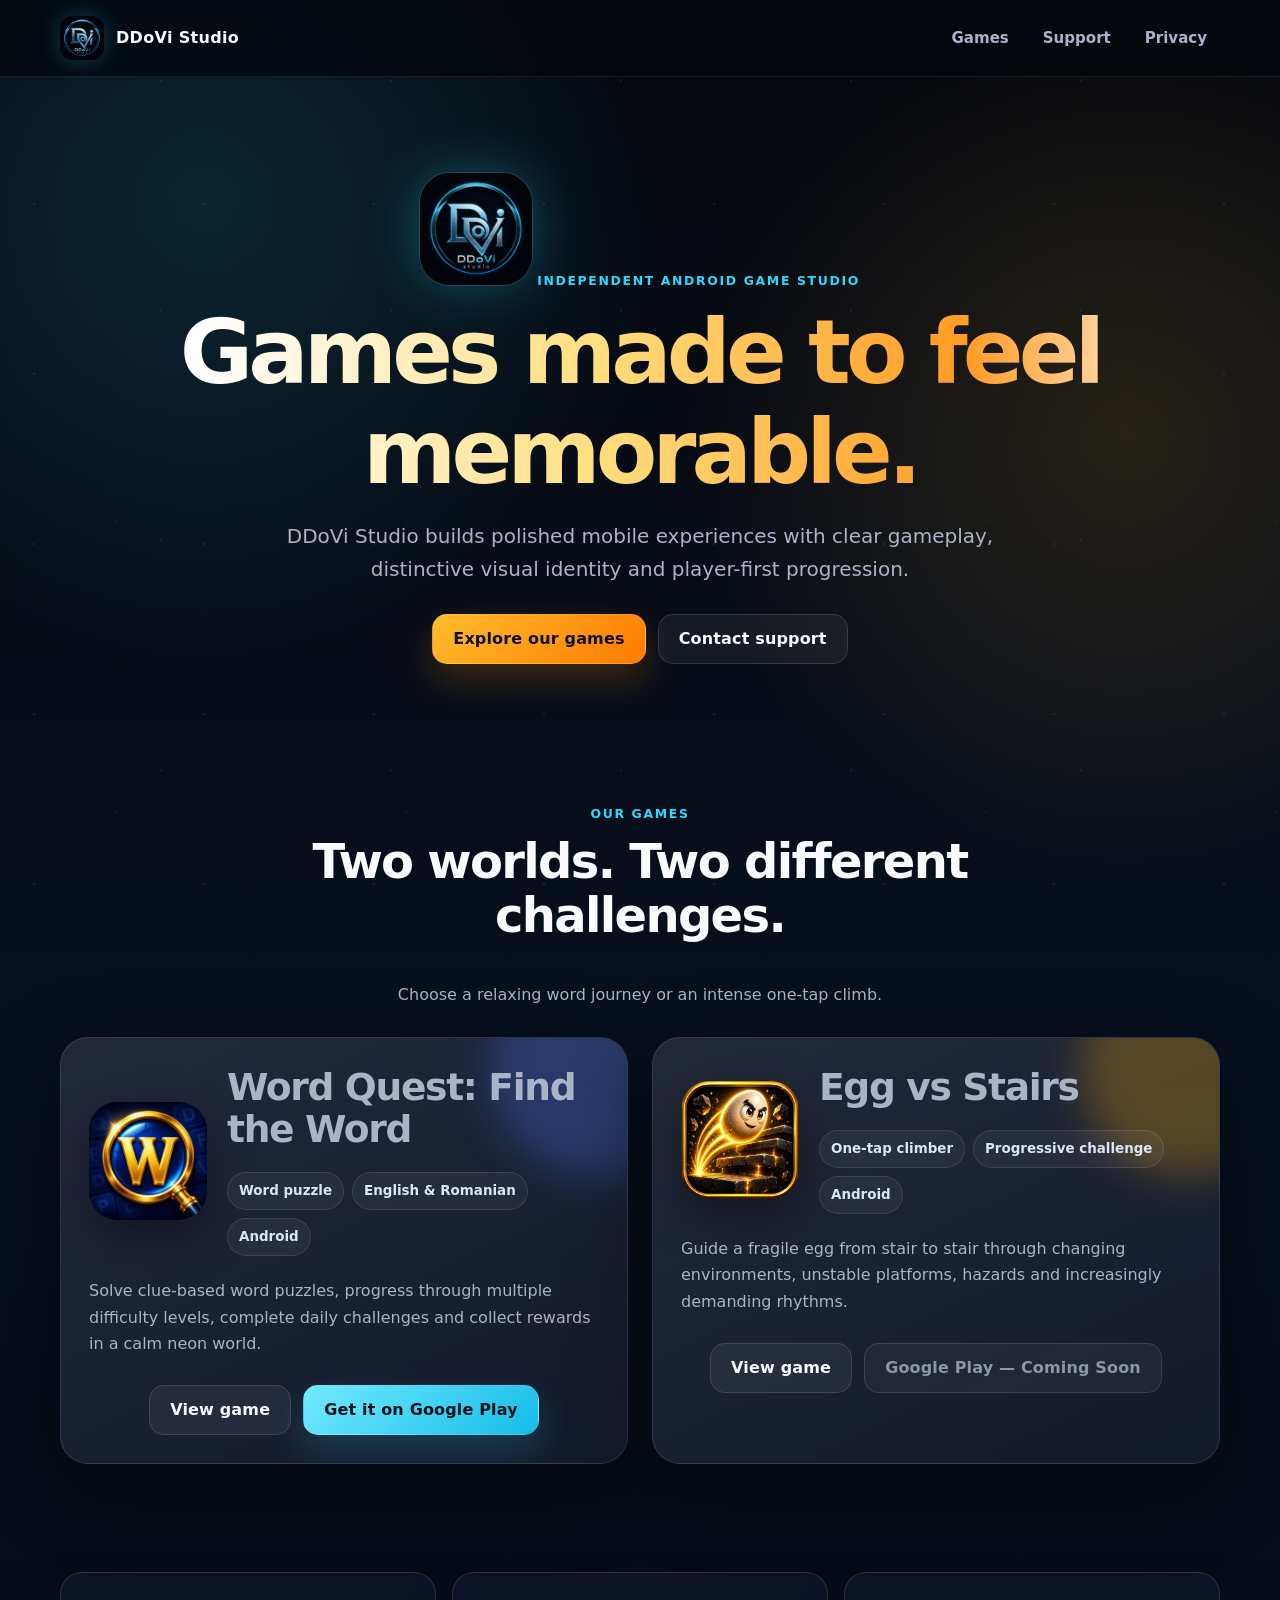
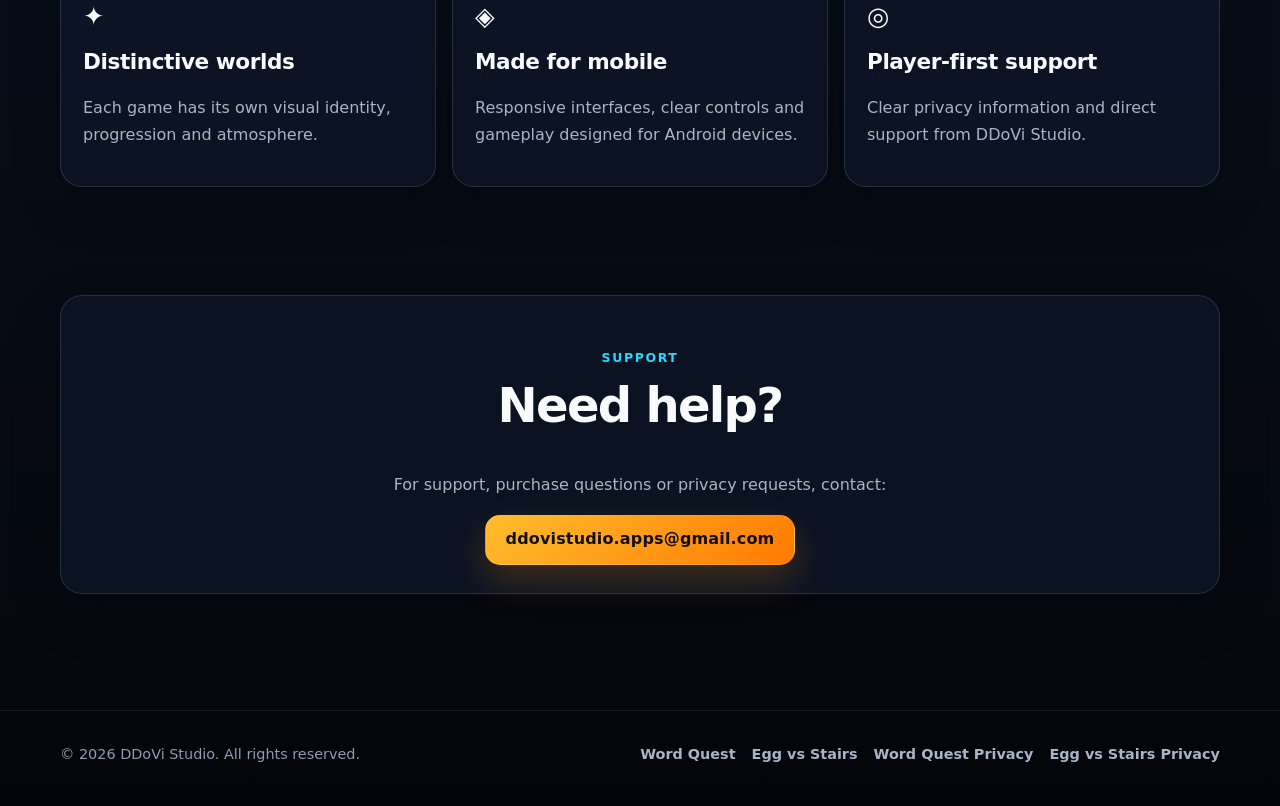
<file: index.html>
<!DOCTYPE html>
<html lang="en">
<head>
  <meta charset="UTF-8">
  <meta name="viewport" content="width=device-width, initial-scale=1.0">
  <meta name="theme-color" content="#05070d">
  <meta name="description" content="DDoVi Studio creates polished Android games, including Word Quest: Find the Word and Egg vs Stairs.">
  <title>DDoVi Studio | Mobile Games</title>
  <link rel="icon" type="image/png" href="favicon.png">
  <link rel="stylesheet" href="styles.css">
</head>
<body>
  <header class="site-header">
  <nav class="nav" aria-label="Main navigation">
    <a class="brand" href="index.html">
      <img src="logo.png" alt="DDoVi Studio logo">
      <span>DDoVi Studio</span>
    </a>
    <div class="nav-links">
      <a href="index.html#games">Games</a>
      <a href="index.html#support">Support</a>
      <a class="keep-mobile" href="egg-vs-stairs-privacy.html">Privacy</a>
    </div>
  </nav>
</header>

  <main>
    <section class="hero">
      <div class="container">
        <img class="hero-logo" src="logo.png" alt="DDoVi Studio logo">
        <div class="eyebrow">Independent Android game studio</div>
        <h1 class="gradient-text">Games made to feel memorable.</h1>
        <p class="hero-copy">
          DDoVi Studio builds polished mobile experiences with clear gameplay,
          distinctive visual identity and player-first progression.
        </p>
        <div class="hero-actions">
          <a class="btn btn-primary" href="#games">Explore our games</a>
          <a class="btn btn-secondary" href="mailto:ddovistudio.apps@gmail.com">Contact support</a>
        </div>
      </div>
    </section>

    <section id="games" class="section">
      <div class="container">
        <div class="section-heading">
          <div class="eyebrow">Our games</div>
          <h2>Two worlds. Two different challenges.</h2>
          <p>Choose a relaxing word journey or an intense one-tap climb.</p>
        </div>

        <div class="game-grid">
          <article class="game-card word">
            <div class="game-top">
              <img class="game-icon" src="wordquest-icon.png" alt="Word Quest: Find the Word icon">
              <div class="game-meta">
                <h2>Word Quest: Find the Word</h2>
                <div class="pill-row">
                  <span class="pill">Word puzzle</span>
                  <span class="pill">English & Romanian</span>
                  <span class="pill">Android</span>
                </div>
              </div>
            </div>
            <p class="card-copy">
              Solve clue-based word puzzles, progress through multiple difficulty levels,
              complete daily challenges and collect rewards in a calm neon world.
            </p>
            <div class="card-actions">
              <a class="btn btn-secondary" href="word-quest.html">View game</a>
              <a class="btn btn-cyan"
                 href="https://play.google.com/store/apps/details?id=com.ddovi.wordquest"
                 target="_blank" rel="noopener noreferrer">Get it on Google Play</a>
            </div>
          </article>

          <article class="game-card egg">
            <div class="game-top">
              <img class="game-icon" src="egg-vs-stairs-icon.png" alt="Egg vs Stairs icon">
              <div class="game-meta">
                <h2>Egg vs Stairs</h2>
                <div class="pill-row">
                  <span class="pill">One-tap climber</span>
                  <span class="pill">Progressive challenge</span>
                  <span class="pill">Android</span>
                </div>
              </div>
            </div>
            <p class="card-copy">
              Guide a fragile egg from stair to stair through changing environments,
              unstable platforms, hazards and increasingly demanding rhythms.
            </p>
            <div class="card-actions">
              <a class="btn btn-secondary" href="egg-vs-stairs.html">View game</a>
              <span class="btn btn-disabled" aria-label="Google Play release coming soon">Google Play — Coming Soon</span>
            </div>
          </article>
        </div>
      </div>
    </section>

    <section class="section">
      <div class="container">
        <div class="feature-grid">
          <article class="feature-card">
            <div class="feature-icon">✦</div>
            <h3>Distinctive worlds</h3>
            <p>Each game has its own visual identity, progression and atmosphere.</p>
          </article>
          <article class="feature-card">
            <div class="feature-icon">◈</div>
            <h3>Made for mobile</h3>
            <p>Responsive interfaces, clear controls and gameplay designed for Android devices.</p>
          </article>
          <article class="feature-card">
            <div class="feature-icon">◎</div>
            <h3>Player-first support</h3>
            <p>Clear privacy information and direct support from DDoVi Studio.</p>
          </article>
        </div>
      </div>
    </section>

    <section id="support" class="section">
      <div class="container">
        <div class="support-card">
          <div class="eyebrow">Support</div>
          <h2>Need help?</h2>
          <p>For support, purchase questions or privacy requests, contact:</p>
          <a class="btn btn-primary" href="mailto:ddovistudio.apps@gmail.com">
            ddovistudio.apps@gmail.com
          </a>
        </div>
      </div>
    </section>
  </main>

  <footer class="site-footer">
  <div class="footer-inner">
    <div class="footer-copy">© 2026 DDoVi Studio. All rights reserved.</div>
    <div class="footer-links">
      <a href="word-quest.html">Word Quest</a>
      <a href="egg-vs-stairs.html">Egg vs Stairs</a>
      <a href="privacy.html">Word Quest Privacy</a>
      <a href="egg-vs-stairs-privacy.html">Egg vs Stairs Privacy</a>
    </div>
  </div>
</footer>
</body>
</html>
</file>
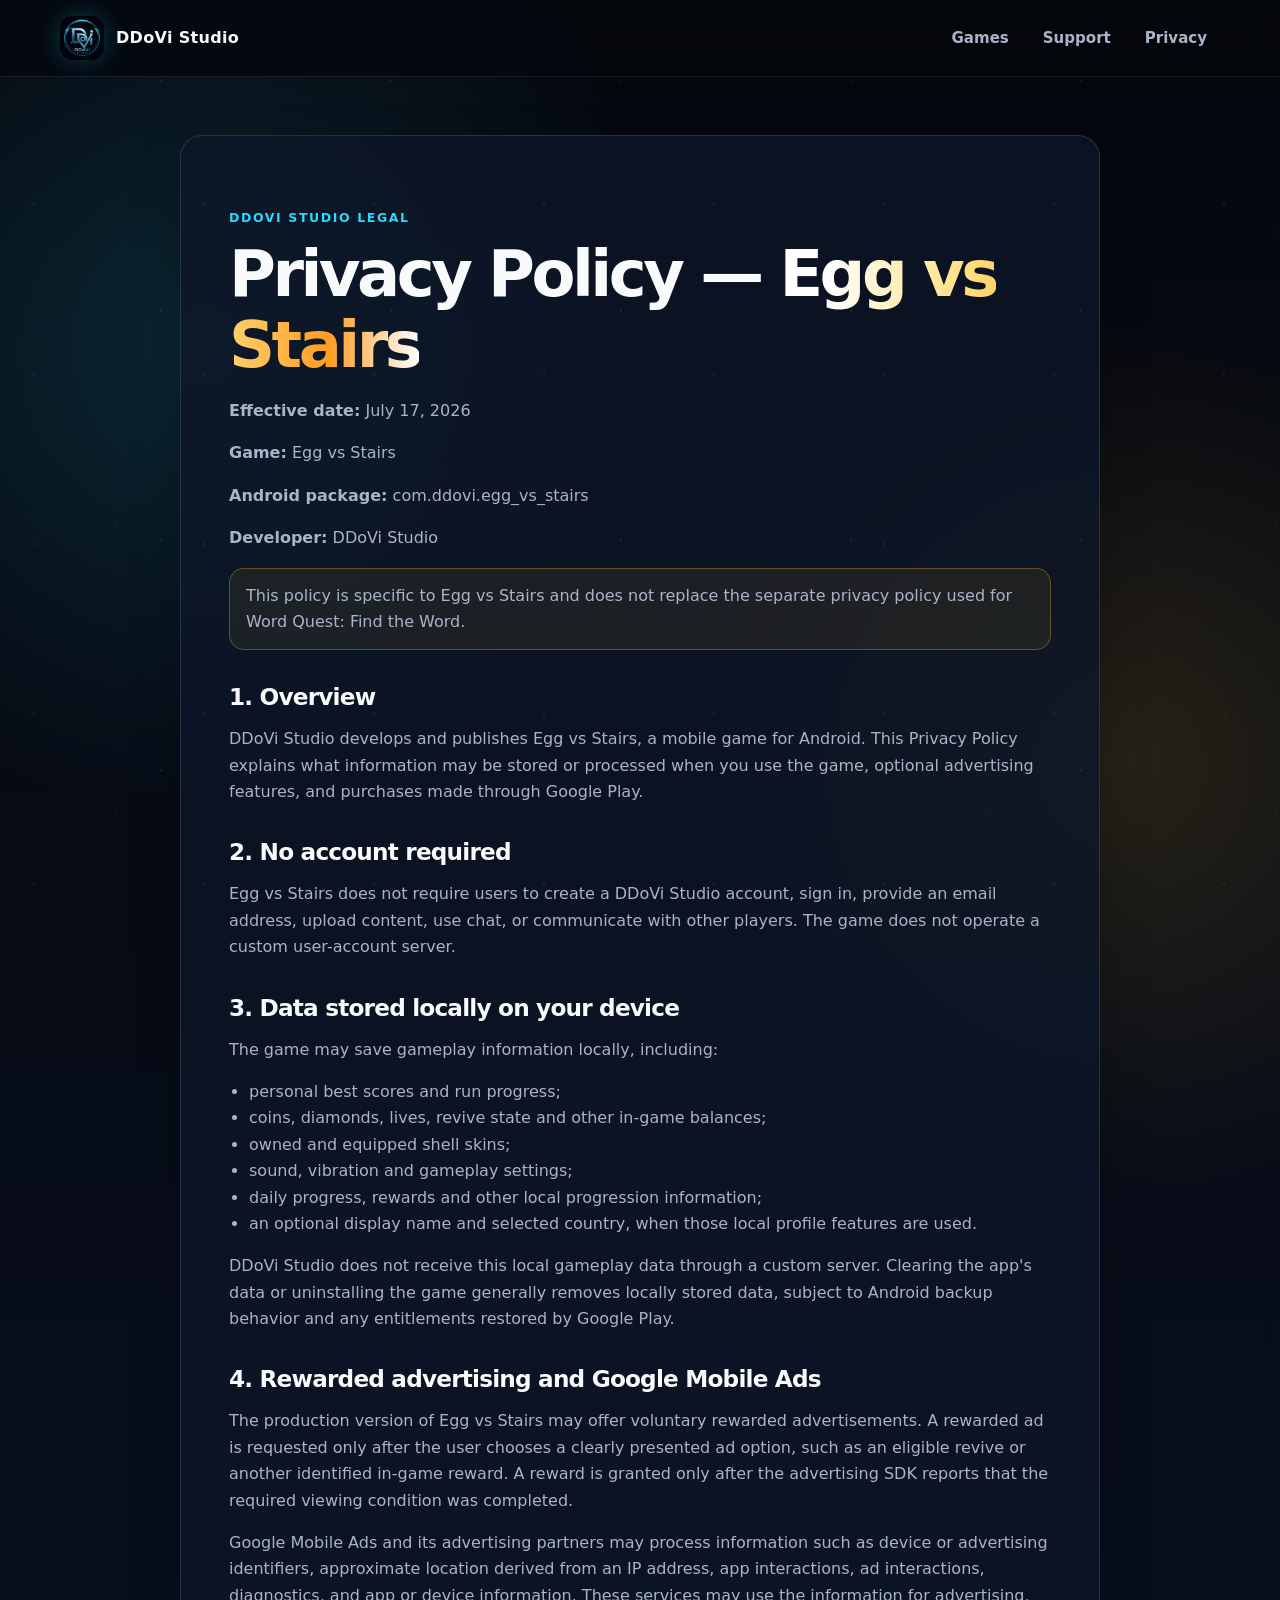
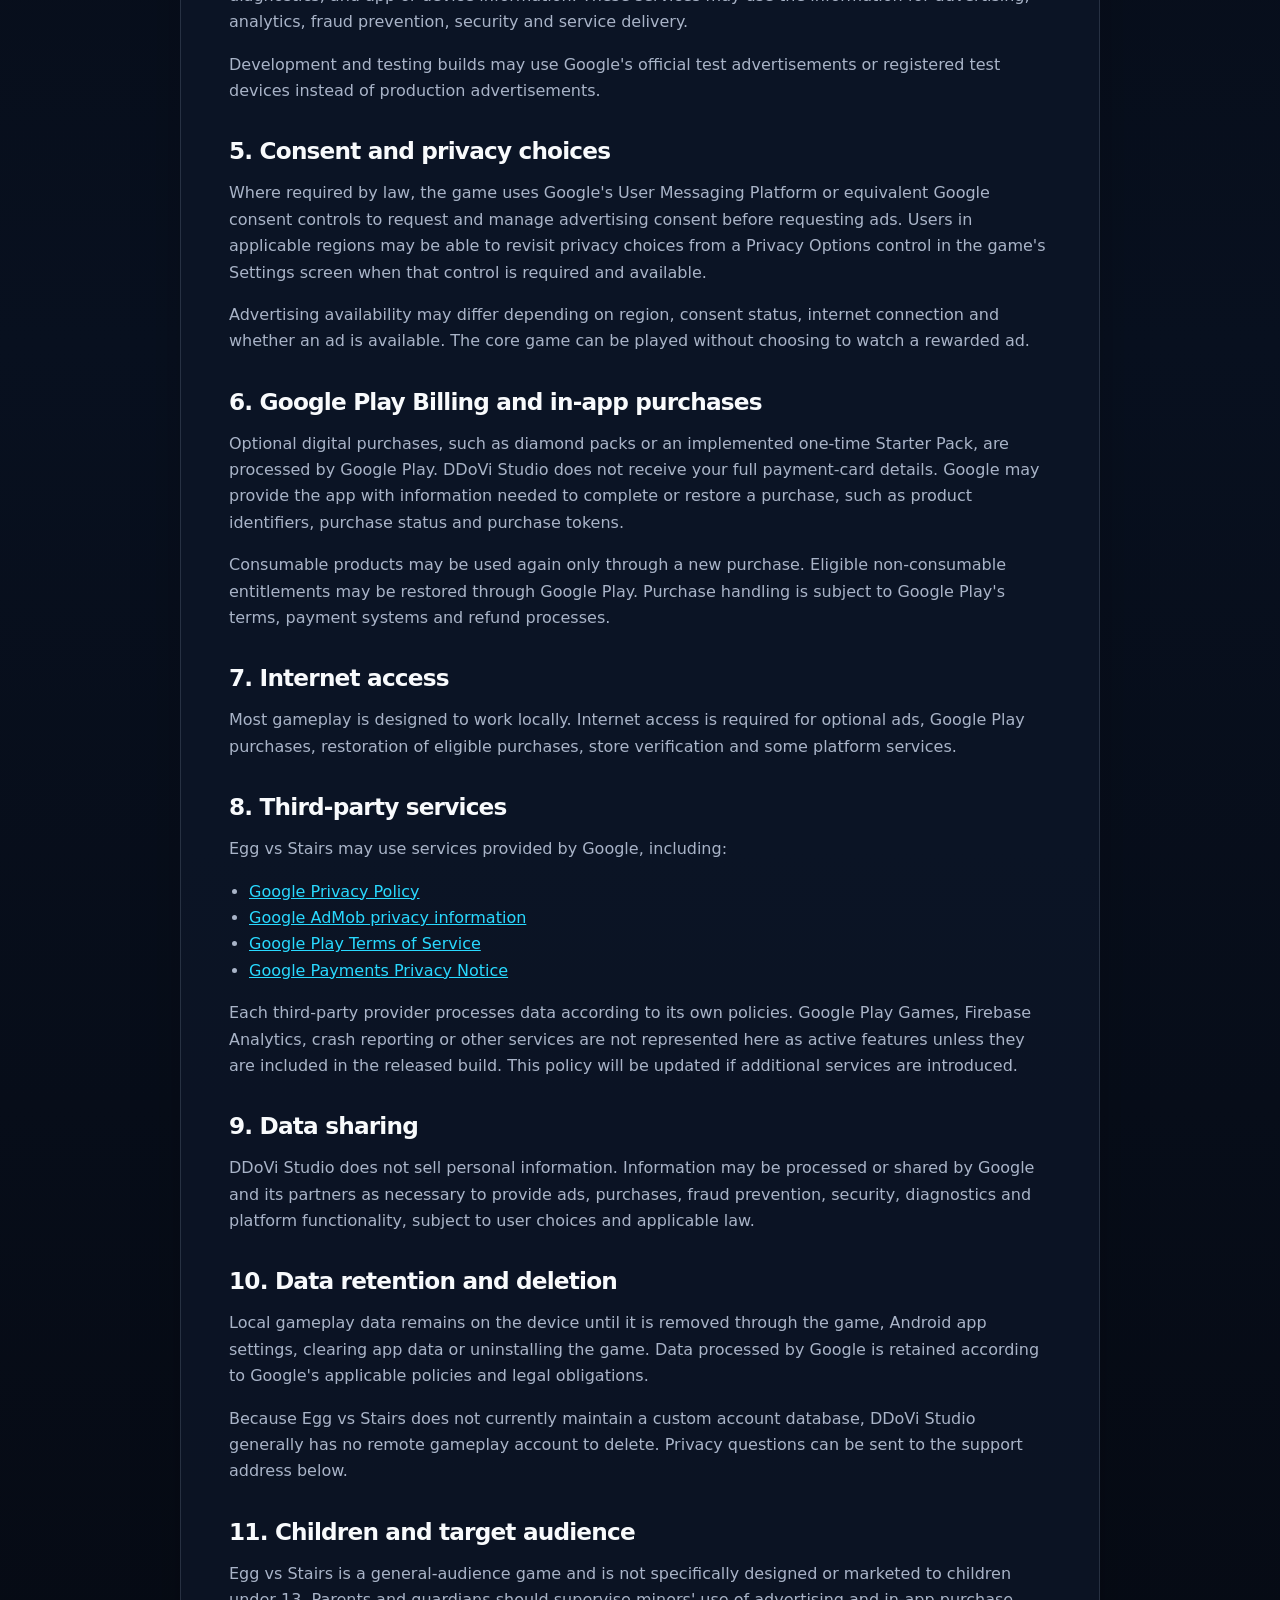
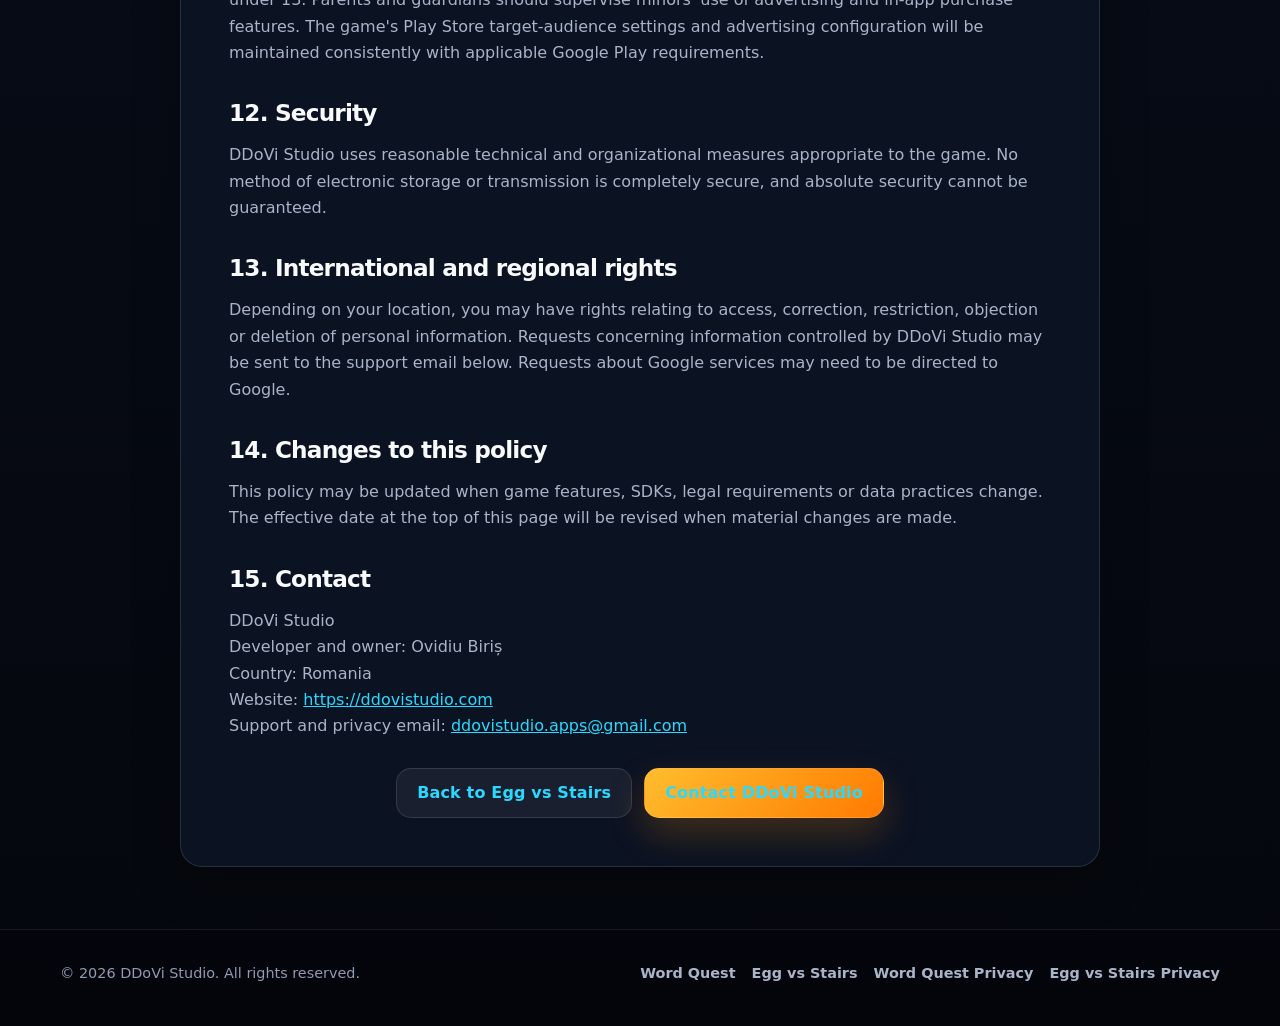
<file: egg-vs-stairs-privacy.html>
<!DOCTYPE html>
<html lang="en">
<head>
  <meta charset="UTF-8">
  <meta name="viewport" content="width=device-width, initial-scale=1.0">
  <meta name="theme-color" content="#05070d">
  <meta name="robots" content="index,follow">
  <meta name="description" content="Privacy Policy for Egg vs Stairs, an Android game developed by DDoVi Studio.">
  <title>Egg vs Stairs Privacy Policy | DDoVi Studio</title>
  <link rel="icon" type="image/png" href="favicon.png">
  <link rel="stylesheet" href="styles.css">
</head>
<body>
  <header class="site-header">
  <nav class="nav" aria-label="Main navigation">
    <a class="brand" href="index.html">
      <img src="logo.png" alt="DDoVi Studio logo">
      <span>DDoVi Studio</span>
    </a>
    <div class="nav-links">
      <a href="index.html#games">Games</a>
      <a href="index.html#support">Support</a>
      <a class="keep-mobile" href="egg-vs-stairs-privacy.html">Privacy</a>
    </div>
  </nav>
</header>

  <main class="legal-wrap">
    <article class="legal-card">
      <div class="eyebrow">DDoVi Studio legal</div>
      <h1>Privacy Policy — <span class="gradient-text">Egg vs Stairs</span></h1>
      <p><strong>Effective date:</strong> July 17, 2026</p>
      <p><strong>Game:</strong> Egg vs Stairs</p>
      <p><strong>Android package:</strong> com.ddovi.egg_vs_stairs</p>
      <p><strong>Developer:</strong> DDoVi Studio</p>

      <p class="notice">
        This policy is specific to Egg vs Stairs and does not replace the separate
        privacy policy used for Word Quest: Find the Word.
      </p>

      <h2>1. Overview</h2>
      <p>
        DDoVi Studio develops and publishes Egg vs Stairs, a mobile game for Android.
        This Privacy Policy explains what information may be stored or processed when
        you use the game, optional advertising features, and purchases made through Google Play.
      </p>

      <h2>2. No account required</h2>
      <p>
        Egg vs Stairs does not require users to create a DDoVi Studio account, sign in,
        provide an email address, upload content, use chat, or communicate with other players.
        The game does not operate a custom user-account server.
      </p>

      <h2>3. Data stored locally on your device</h2>
      <p>The game may save gameplay information locally, including:</p>
      <ul>
        <li>personal best scores and run progress;</li>
        <li>coins, diamonds, lives, revive state and other in-game balances;</li>
        <li>owned and equipped shell skins;</li>
        <li>sound, vibration and gameplay settings;</li>
        <li>daily progress, rewards and other local progression information;</li>
        <li>an optional display name and selected country, when those local profile features are used.</li>
      </ul>
      <p>
        DDoVi Studio does not receive this local gameplay data through a custom server.
        Clearing the app's data or uninstalling the game generally removes locally stored data,
        subject to Android backup behavior and any entitlements restored by Google Play.
      </p>

      <h2>4. Rewarded advertising and Google Mobile Ads</h2>
      <p>
        The production version of Egg vs Stairs may offer voluntary rewarded advertisements.
        A rewarded ad is requested only after the user chooses a clearly presented ad option,
        such as an eligible revive or another identified in-game reward. A reward is granted
        only after the advertising SDK reports that the required viewing condition was completed.
      </p>
      <p>
        Google Mobile Ads and its advertising partners may process information such as device
        or advertising identifiers, approximate location derived from an IP address, app interactions,
        ad interactions, diagnostics, and app or device information. These services may use the
        information for advertising, analytics, fraud prevention, security and service delivery.
      </p>
      <p>
        Development and testing builds may use Google's official test advertisements or registered
        test devices instead of production advertisements.
      </p>

      <h2>5. Consent and privacy choices</h2>
      <p>
        Where required by law, the game uses Google's User Messaging Platform or equivalent
        Google consent controls to request and manage advertising consent before requesting ads.
        Users in applicable regions may be able to revisit privacy choices from a Privacy Options
        control in the game's Settings screen when that control is required and available.
      </p>
      <p>
        Advertising availability may differ depending on region, consent status, internet connection
        and whether an ad is available. The core game can be played without choosing to watch a rewarded ad.
      </p>

      <h2>6. Google Play Billing and in-app purchases</h2>
      <p>
        Optional digital purchases, such as diamond packs or an implemented one-time Starter Pack,
        are processed by Google Play. DDoVi Studio does not receive your full payment-card details.
        Google may provide the app with information needed to complete or restore a purchase, such as
        product identifiers, purchase status and purchase tokens.
      </p>
      <p>
        Consumable products may be used again only through a new purchase. Eligible non-consumable
        entitlements may be restored through Google Play. Purchase handling is subject to Google Play's
        terms, payment systems and refund processes.
      </p>

      <h2>7. Internet access</h2>
      <p>
        Most gameplay is designed to work locally. Internet access is required for optional ads,
        Google Play purchases, restoration of eligible purchases, store verification and some
        platform services.
      </p>

      <h2>8. Third-party services</h2>
      <p>Egg vs Stairs may use services provided by Google, including:</p>
      <ul>
        <li><a href="https://policies.google.com/privacy" target="_blank" rel="noopener noreferrer">Google Privacy Policy</a></li>
        <li><a href="https://support.google.com/admob/answer/6128543" target="_blank" rel="noopener noreferrer">Google AdMob privacy information</a></li>
        <li><a href="https://play.google.com/about/play-terms/" target="_blank" rel="noopener noreferrer">Google Play Terms of Service</a></li>
        <li><a href="https://payments.google.com/payments/apis-secure/u/0/get_legal_document?ldo=0&ldt=privacynotice" target="_blank" rel="noopener noreferrer">Google Payments Privacy Notice</a></li>
      </ul>
      <p>
        Each third-party provider processes data according to its own policies. Google Play Games,
        Firebase Analytics, crash reporting or other services are not represented here as active
        features unless they are included in the released build. This policy will be updated if
        additional services are introduced.
      </p>

      <h2>9. Data sharing</h2>
      <p>
        DDoVi Studio does not sell personal information. Information may be processed or shared by
        Google and its partners as necessary to provide ads, purchases, fraud prevention, security,
        diagnostics and platform functionality, subject to user choices and applicable law.
      </p>

      <h2>10. Data retention and deletion</h2>
      <p>
        Local gameplay data remains on the device until it is removed through the game, Android app
        settings, clearing app data or uninstalling the game. Data processed by Google is retained
        according to Google's applicable policies and legal obligations.
      </p>
      <p>
        Because Egg vs Stairs does not currently maintain a custom account database, DDoVi Studio
        generally has no remote gameplay account to delete. Privacy questions can be sent to the
        support address below.
      </p>

      <h2>11. Children and target audience</h2>
      <p>
        Egg vs Stairs is a general-audience game and is not specifically designed or marketed to
        children under 13. Parents and guardians should supervise minors' use of advertising and
        in-app purchase features. The game's Play Store target-audience settings and advertising
        configuration will be maintained consistently with applicable Google Play requirements.
      </p>

      <h2>12. Security</h2>
      <p>
        DDoVi Studio uses reasonable technical and organizational measures appropriate to the game.
        No method of electronic storage or transmission is completely secure, and absolute security
        cannot be guaranteed.
      </p>

      <h2>13. International and regional rights</h2>
      <p>
        Depending on your location, you may have rights relating to access, correction, restriction,
        objection or deletion of personal information. Requests concerning information controlled
        by DDoVi Studio may be sent to the support email below. Requests about Google services may
        need to be directed to Google.
      </p>

      <h2>14. Changes to this policy</h2>
      <p>
        This policy may be updated when game features, SDKs, legal requirements or data practices
        change. The effective date at the top of this page will be revised when material changes are made.
      </p>

      <h2>15. Contact</h2>
      <p>
        DDoVi Studio<br>
        Developer and owner: Ovidiu Biriș<br>
        Country: Romania<br>
        Website: <a href="https://ddovistudio.com">https://ddovistudio.com</a><br>
        Support and privacy email:
        <a href="mailto:ddovistudio.apps@gmail.com">ddovistudio.apps@gmail.com</a>
      </p>

      <div class="hero-actions">
        <a class="btn btn-secondary" href="egg-vs-stairs.html">Back to Egg vs Stairs</a>
        <a class="btn btn-primary" href="mailto:ddovistudio.apps@gmail.com">Contact DDoVi Studio</a>
      </div>
    </article>
  </main>

  <footer class="site-footer">
  <div class="footer-inner">
    <div class="footer-copy">© 2026 DDoVi Studio. All rights reserved.</div>
    <div class="footer-links">
      <a href="word-quest.html">Word Quest</a>
      <a href="egg-vs-stairs.html">Egg vs Stairs</a>
      <a href="privacy.html">Word Quest Privacy</a>
      <a href="egg-vs-stairs-privacy.html">Egg vs Stairs Privacy</a>
    </div>
  </div>
</footer>
</body>
</html>
</file>
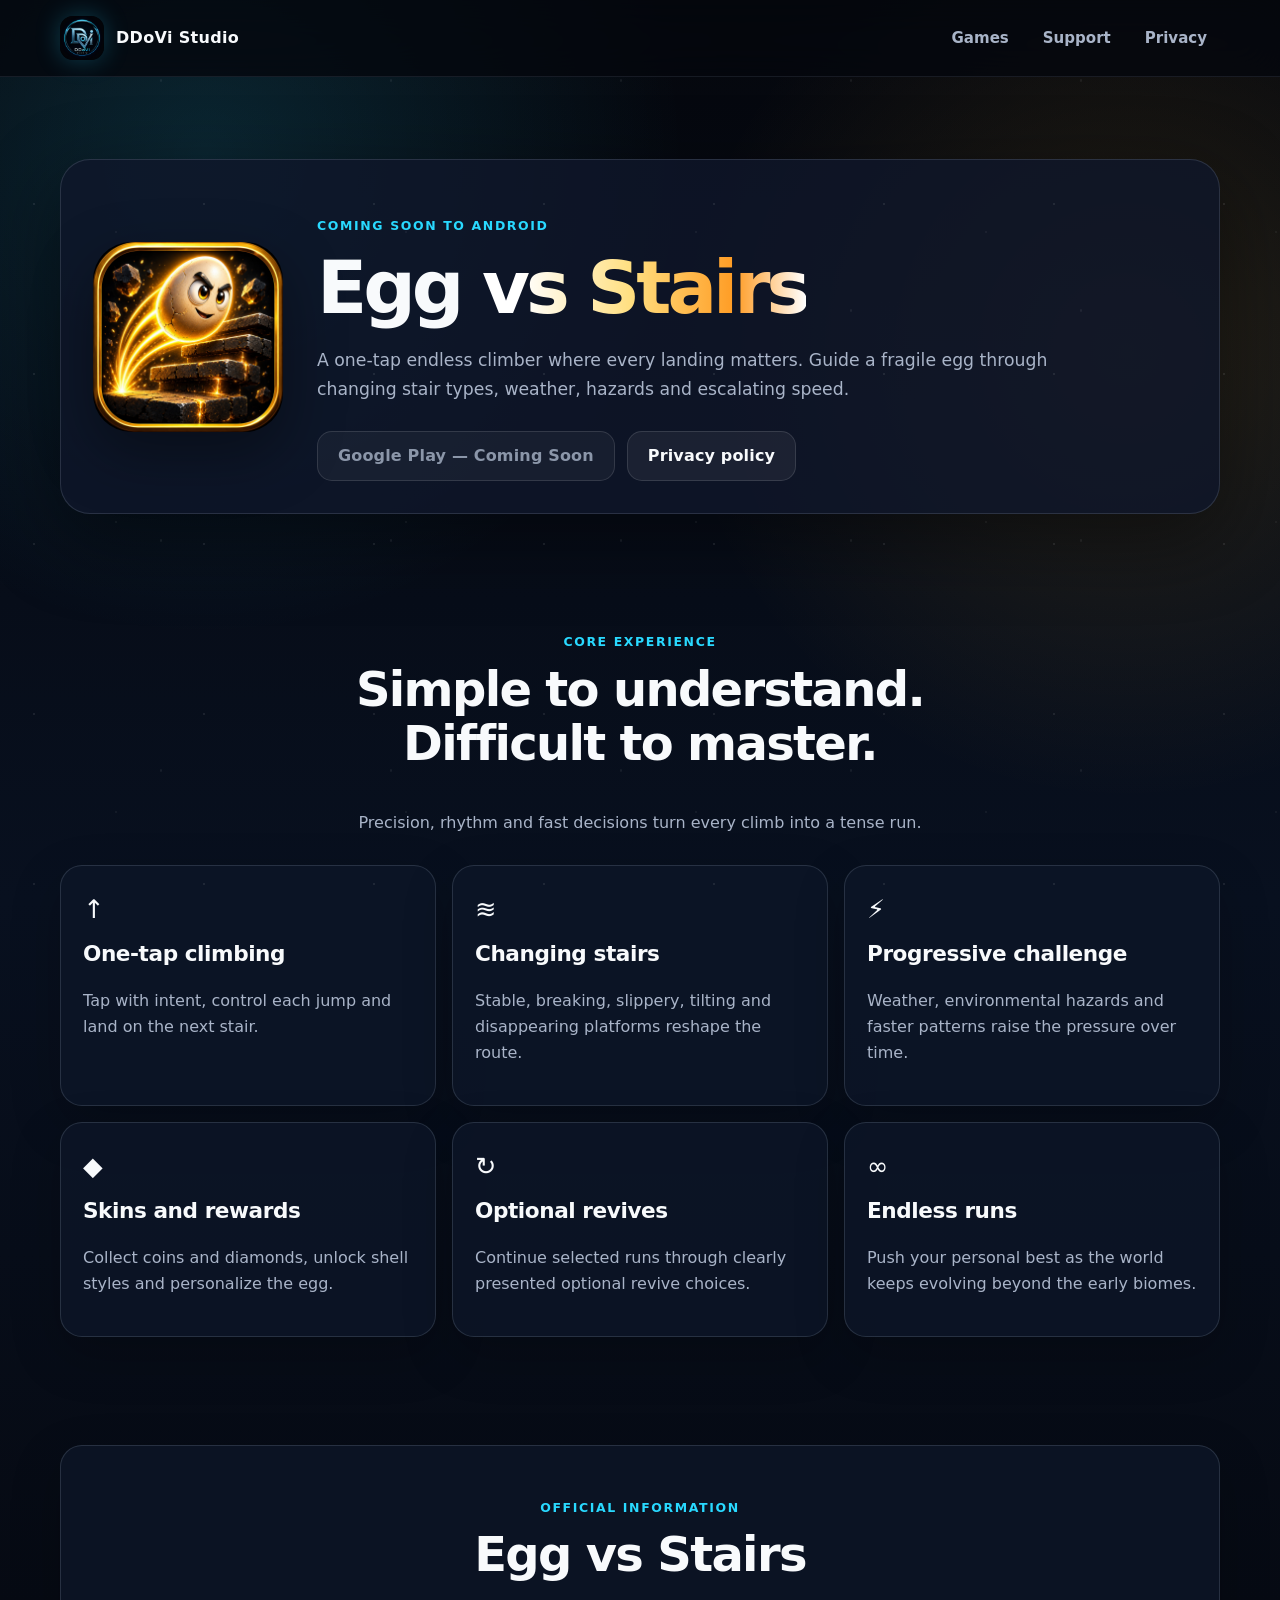
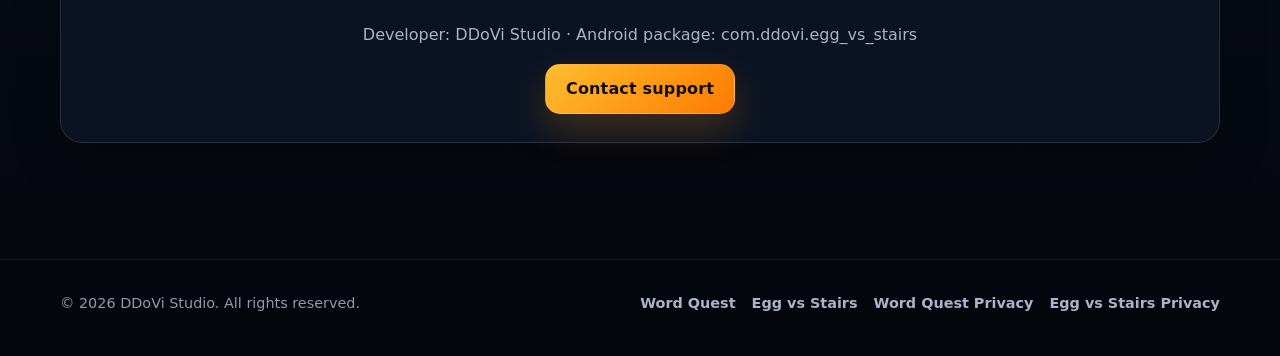
<file: egg-vs-stairs.html>
<!DOCTYPE html>
<html lang="en">
<head>
  <meta charset="UTF-8">
  <meta name="viewport" content="width=device-width, initial-scale=1.0">
  <meta name="theme-color" content="#05070d">
  <meta name="description" content="Egg vs Stairs is a one-tap endless climbing game for Android by DDoVi Studio.">
  <title>Egg vs Stairs | DDoVi Studio</title>
  <link rel="icon" type="image/png" href="favicon.png">
  <link rel="stylesheet" href="styles.css">
</head>
<body>
  <header class="site-header">
  <nav class="nav" aria-label="Main navigation">
    <a class="brand" href="index.html">
      <img src="logo.png" alt="DDoVi Studio logo">
      <span>DDoVi Studio</span>
    </a>
    <div class="nav-links">
      <a href="index.html#games">Games</a>
      <a href="index.html#support">Support</a>
      <a class="keep-mobile" href="egg-vs-stairs-privacy.html">Privacy</a>
    </div>
  </nav>
</header>

  <main>
    <section class="page-hero">
      <div class="container">
        <div class="page-hero-inner">
          <img class="page-icon" src="egg-vs-stairs-icon.png" alt="Egg vs Stairs icon">
          <div>
            <div class="eyebrow">Coming soon to Android</div>
            <h1>Egg <span class="gradient-text">vs Stairs</span></h1>
            <p>
              A one-tap endless climber where every landing matters. Guide a fragile egg
              through changing stair types, weather, hazards and escalating speed.
            </p>
            <div class="hero-actions" style="justify-content:flex-start">
              <span class="btn btn-disabled">Google Play — Coming Soon</span>
              <a class="btn btn-secondary" href="egg-vs-stairs-privacy.html">Privacy policy</a>
            </div>
          </div>
        </div>
      </div>
    </section>

    <section class="section">
      <div class="container">
        <div class="section-heading">
          <div class="eyebrow">Core experience</div>
          <h2>Simple to understand. Difficult to master.</h2>
          <p>Precision, rhythm and fast decisions turn every climb into a tense run.</p>
        </div>

        <div class="feature-grid">
          <article class="feature-card">
            <div class="feature-icon">↑</div>
            <h3>One-tap climbing</h3>
            <p>Tap with intent, control each jump and land on the next stair.</p>
          </article>
          <article class="feature-card">
            <div class="feature-icon">≋</div>
            <h3>Changing stairs</h3>
            <p>Stable, breaking, slippery, tilting and disappearing platforms reshape the route.</p>
          </article>
          <article class="feature-card">
            <div class="feature-icon">⚡</div>
            <h3>Progressive challenge</h3>
            <p>Weather, environmental hazards and faster patterns raise the pressure over time.</p>
          </article>
          <article class="feature-card">
            <div class="feature-icon">◆</div>
            <h3>Skins and rewards</h3>
            <p>Collect coins and diamonds, unlock shell styles and personalize the egg.</p>
          </article>
          <article class="feature-card">
            <div class="feature-icon">↻</div>
            <h3>Optional revives</h3>
            <p>Continue selected runs through clearly presented optional revive choices.</p>
          </article>
          <article class="feature-card">
            <div class="feature-icon">∞</div>
            <h3>Endless runs</h3>
            <p>Push your personal best as the world keeps evolving beyond the early biomes.</p>
          </article>
        </div>
      </div>
    </section>

    <section class="section">
      <div class="container">
        <div class="support-card">
          <div class="eyebrow">Official information</div>
          <h2>Egg vs Stairs</h2>
          <p>Developer: DDoVi Studio · Android package: com.ddovi.egg_vs_stairs</p>
          <a class="btn btn-primary" href="mailto:ddovistudio.apps@gmail.com">Contact support</a>
        </div>
      </div>
    </section>
  </main>

  <footer class="site-footer">
  <div class="footer-inner">
    <div class="footer-copy">© 2026 DDoVi Studio. All rights reserved.</div>
    <div class="footer-links">
      <a href="word-quest.html">Word Quest</a>
      <a href="egg-vs-stairs.html">Egg vs Stairs</a>
      <a href="privacy.html">Word Quest Privacy</a>
      <a href="egg-vs-stairs-privacy.html">Egg vs Stairs Privacy</a>
    </div>
  </div>
</footer>
</body>
</html>
</file>
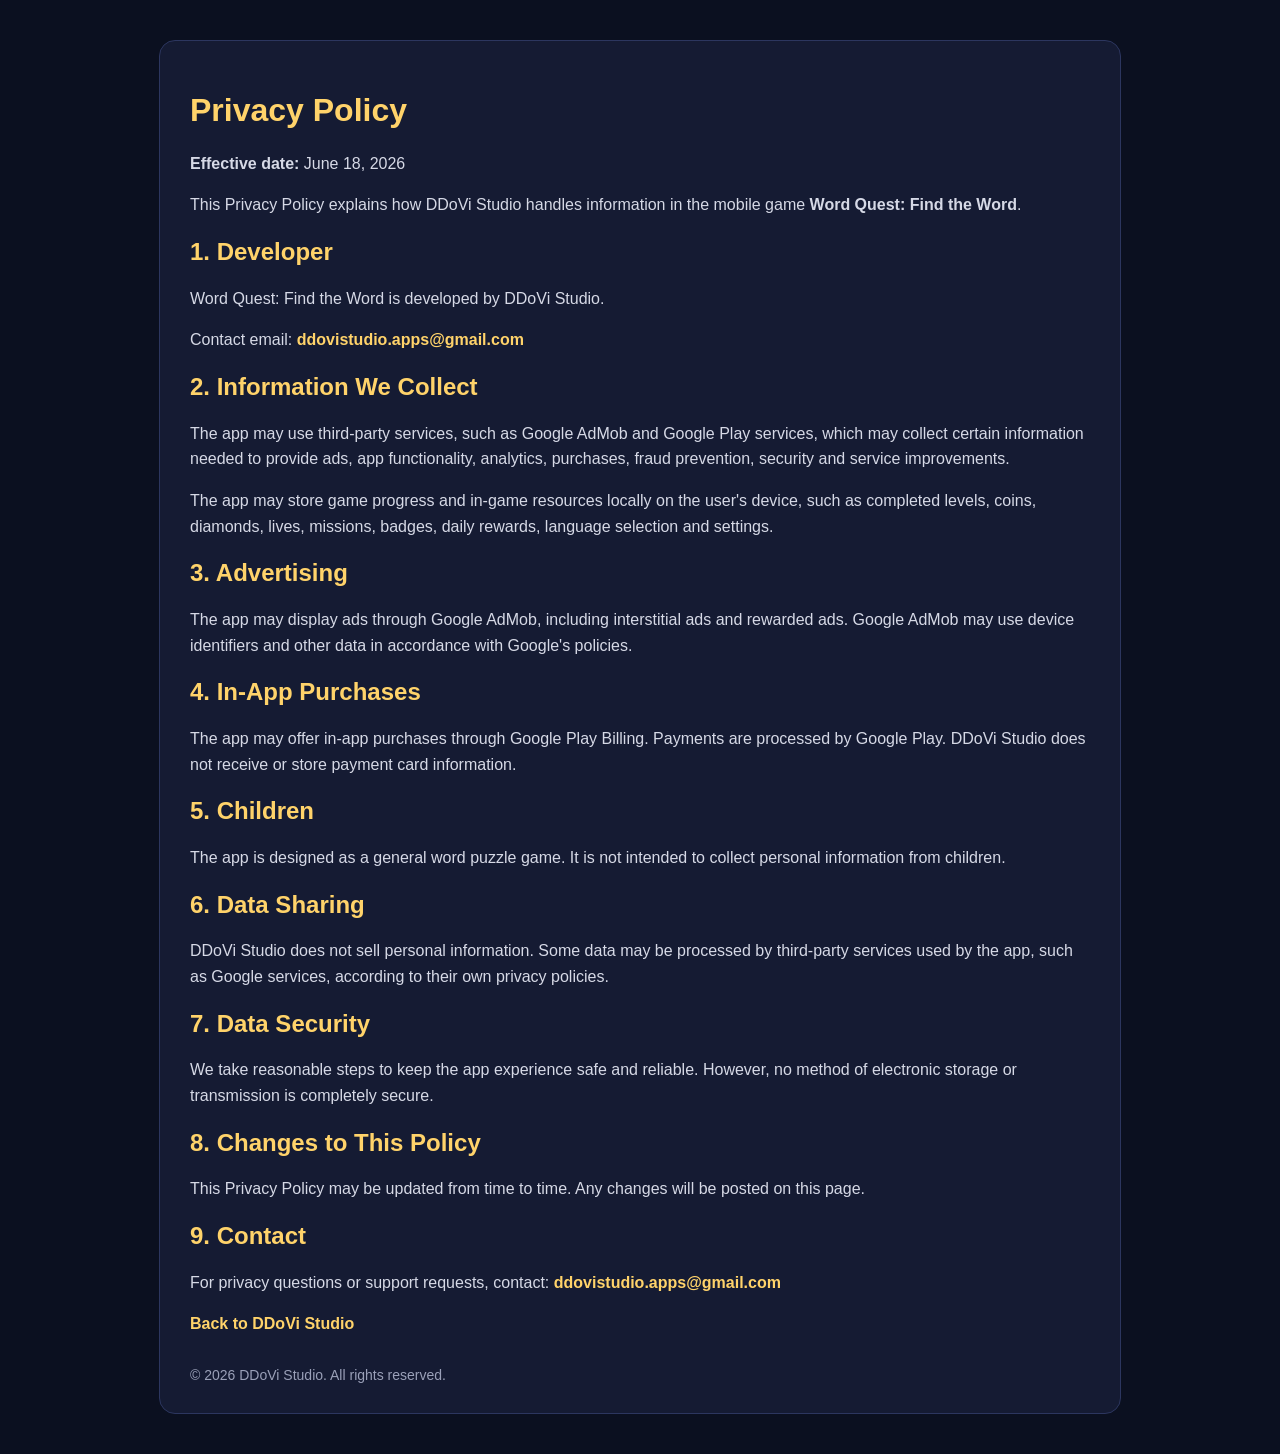
<file: privacy.html>
<!DOCTYPE html>
<html lang="en">
<head>
  <meta charset="UTF-8">
  <meta name="viewport" content="width=device-width, initial-scale=1.0">
  <title>Privacy Policy - DDoVi Studio</title>
  <meta name="description" content="Privacy Policy for Word Quest: Find the Word by DDoVi Studio.">
  <style>
    body {
      margin: 0;
      font-family: Arial, sans-serif;
      background: #0b1020;
      color: #ffffff;
      padding: 40px 20px;
    }

    .container {
      max-width: 900px;
      margin: 0 auto;
      background: #151b33;
      border: 1px solid #2c365f;
      border-radius: 16px;
      padding: 30px;
    }

    h1, h2 {
      color: #ffd36a;
    }

    p, li {
      color: #d6d9e6;
      line-height: 1.6;
      font-size: 16px;
    }

    a {
      color: #ffd36a;
      text-decoration: none;
      font-weight: bold;
    }

    .footer {
      margin-top: 30px;
      color: #9aa0b8;
      font-size: 14px;
    }
  </style>
</head>
<body>
  <div class="container">
    <h1>Privacy Policy</h1>

    <p><strong>Effective date:</strong> June 18, 2026</p>

    <p>
      This Privacy Policy explains how DDoVi Studio handles information in the mobile game
      <strong>Word Quest: Find the Word</strong>.
    </p>

    <h2>1. Developer</h2>
    <p>
      Word Quest: Find the Word is developed by DDoVi Studio.
    </p>
    <p>
      Contact email:
      <a href="mailto:ddovistudio.apps@gmail.com">ddovistudio.apps@gmail.com</a>
    </p>

    <h2>2. Information We Collect</h2>
    <p>
      The app may use third-party services, such as Google AdMob and Google Play services,
      which may collect certain information needed to provide ads, app functionality,
      analytics, purchases, fraud prevention, security and service improvements.
    </p>

    <p>
      The app may store game progress and in-game resources locally on the user's device,
      such as completed levels, coins, diamonds, lives, missions, badges, daily rewards,
      language selection and settings.
    </p>

    <h2>3. Advertising</h2>
    <p>
      The app may display ads through Google AdMob, including interstitial ads and rewarded ads.
      Google AdMob may use device identifiers and other data in accordance with Google's policies.
    </p>

    <h2>4. In-App Purchases</h2>
    <p>
      The app may offer in-app purchases through Google Play Billing. Payments are processed by
      Google Play. DDoVi Studio does not receive or store payment card information.
    </p>

    <h2>5. Children</h2>
    <p>
      The app is designed as a general word puzzle game. It is not intended to collect personal
      information from children.
    </p>

    <h2>6. Data Sharing</h2>
    <p>
      DDoVi Studio does not sell personal information. Some data may be processed by third-party
      services used by the app, such as Google services, according to their own privacy policies.
    </p>

    <h2>7. Data Security</h2>
    <p>
      We take reasonable steps to keep the app experience safe and reliable. However, no method
      of electronic storage or transmission is completely secure.
    </p>

    <h2>8. Changes to This Policy</h2>
    <p>
      This Privacy Policy may be updated from time to time. Any changes will be posted on this page.
    </p>

    <h2>9. Contact</h2>
    <p>
      For privacy questions or support requests, contact:
      <a href="mailto:ddovistudio.apps@gmail.com">ddovistudio.apps@gmail.com</a>
    </p>

    <p>
      <a href="index.html">Back to DDoVi Studio</a>
    </p>

    <div class="footer">
      © 2026 DDoVi Studio. All rights reserved.
    </div>
  </div>
</body>
</html>
</file>
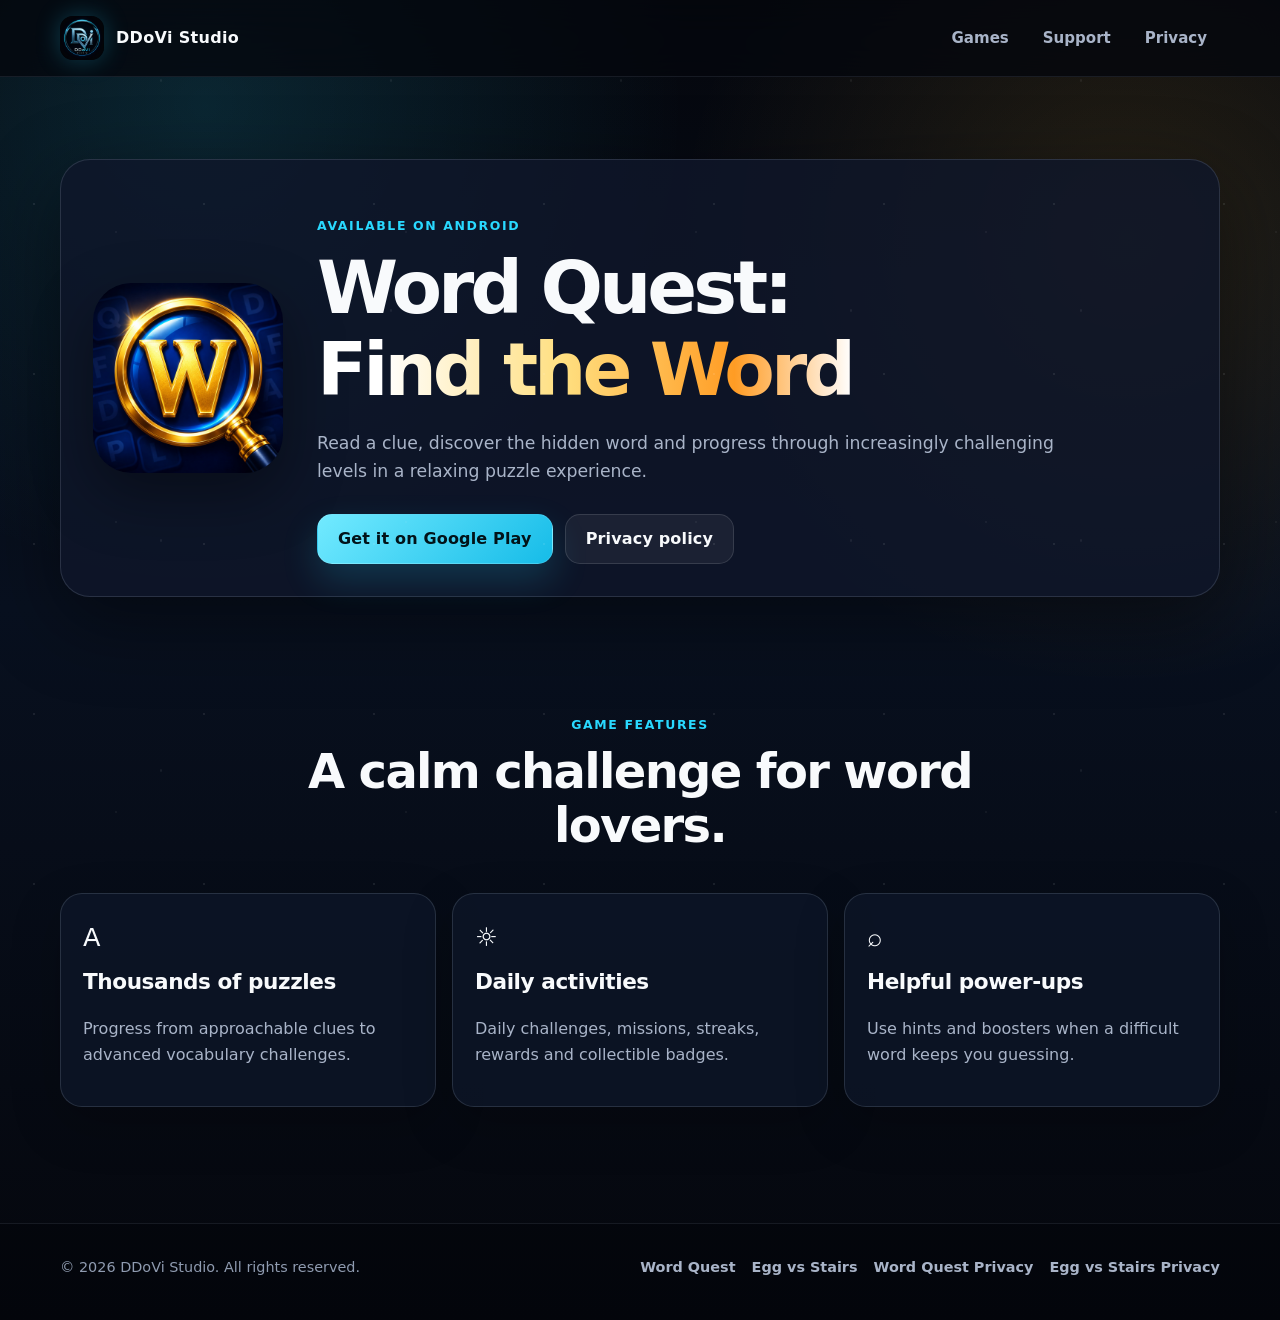
<file: word-quest.html>
<!DOCTYPE html>
<html lang="en">
<head>
  <meta charset="UTF-8">
  <meta name="viewport" content="width=device-width, initial-scale=1.0">
  <meta name="theme-color" content="#05070d">
  <meta name="description" content="Word Quest: Find the Word is a clue-based word puzzle game for Android by DDoVi Studio.">
  <title>Word Quest: Find the Word | DDoVi Studio</title>
  <link rel="icon" type="image/png" href="favicon.png">
  <link rel="stylesheet" href="styles.css">
</head>
<body>
  <header class="site-header">
  <nav class="nav" aria-label="Main navigation">
    <a class="brand" href="index.html">
      <img src="logo.png" alt="DDoVi Studio logo">
      <span>DDoVi Studio</span>
    </a>
    <div class="nav-links">
      <a href="index.html#games">Games</a>
      <a href="index.html#support">Support</a>
      <a class="keep-mobile" href="egg-vs-stairs-privacy.html">Privacy</a>
    </div>
  </nav>
</header>

  <main>
    <section class="page-hero">
      <div class="container">
        <div class="page-hero-inner">
          <img class="page-icon" src="wordquest-icon.png" alt="Word Quest: Find the Word icon">
          <div>
            <div class="eyebrow">Available on Android</div>
            <h1>Word Quest:<br><span class="gradient-text">Find the Word</span></h1>
            <p>
              Read a clue, discover the hidden word and progress through increasingly
              challenging levels in a relaxing puzzle experience.
            </p>
            <div class="hero-actions" style="justify-content:flex-start">
              <a class="btn btn-cyan"
                 href="https://play.google.com/store/apps/details?id=com.ddovi.wordquest"
                 target="_blank" rel="noopener noreferrer">Get it on Google Play</a>
              <a class="btn btn-secondary" href="privacy.html">Privacy policy</a>
            </div>
          </div>
        </div>
      </div>
    </section>

    <section class="section">
      <div class="container">
        <div class="section-heading">
          <div class="eyebrow">Game features</div>
          <h2>A calm challenge for word lovers.</h2>
        </div>
        <div class="feature-grid">
          <article class="feature-card">
            <div class="feature-icon">A</div>
            <h3>Thousands of puzzles</h3>
            <p>Progress from approachable clues to advanced vocabulary challenges.</p>
          </article>
          <article class="feature-card">
            <div class="feature-icon">☼</div>
            <h3>Daily activities</h3>
            <p>Daily challenges, missions, streaks, rewards and collectible badges.</p>
          </article>
          <article class="feature-card">
            <div class="feature-icon">⌕</div>
            <h3>Helpful power-ups</h3>
            <p>Use hints and boosters when a difficult word keeps you guessing.</p>
          </article>
        </div>
      </div>
    </section>
  </main>

  <footer class="site-footer">
  <div class="footer-inner">
    <div class="footer-copy">© 2026 DDoVi Studio. All rights reserved.</div>
    <div class="footer-links">
      <a href="word-quest.html">Word Quest</a>
      <a href="egg-vs-stairs.html">Egg vs Stairs</a>
      <a href="privacy.html">Word Quest Privacy</a>
      <a href="egg-vs-stairs-privacy.html">Egg vs Stairs Privacy</a>
    </div>
  </div>
</footer>
</body>
</html>
</file>
<file: styles.css>
:root {
  --bg: #05070d;
  --bg-2: #0a1020;
  --panel: rgba(15, 23, 42, 0.82);
  --panel-strong: rgba(12, 18, 34, 0.96);
  --line: rgba(148, 163, 184, 0.20);
  --text: #f8fafc;
  --muted: #a9b4c8;
  --gold: #ffbd2e;
  --gold-2: #ff7a00;
  --cyan: #29d9ff;
  --blue: #4f7cff;
  --violet: #a86bff;
  --success: #42e59b;
  --shadow: 0 24px 80px rgba(0, 0, 0, 0.45);
}

* {
  box-sizing: border-box;
}

html {
  scroll-behavior: smooth;
}

body {
  margin: 0;
  min-height: 100vh;
  color: var(--text);
  background:
    radial-gradient(circle at 16% 8%, rgba(41, 217, 255, 0.14), transparent 30rem),
    radial-gradient(circle at 88% 18%, rgba(255, 189, 46, 0.13), transparent 28rem),
    linear-gradient(180deg, #05070d 0%, #08101f 46%, #05070d 100%);
  font-family: Inter, ui-sans-serif, system-ui, -apple-system, BlinkMacSystemFont, "Segoe UI", sans-serif;
  line-height: 1.65;
  overflow-x: hidden;
}

body::before {
  content: "";
  position: fixed;
  inset: 0;
  pointer-events: none;
  opacity: 0.28;
  background-image:
    radial-gradient(circle at 20% 20%, rgba(255,255,255,.30) 0 1px, transparent 1.4px),
    radial-gradient(circle at 70% 35%, rgba(255,255,255,.24) 0 1px, transparent 1.4px),
    radial-gradient(circle at 40% 80%, rgba(255,255,255,.18) 0 1px, transparent 1.4px);
  background-size: 170px 170px, 230px 230px, 290px 290px;
}

a {
  color: inherit;
}

img {
  max-width: 100%;
}

.site-header {
  position: sticky;
  top: 0;
  z-index: 20;
  border-bottom: 1px solid rgba(148, 163, 184, 0.13);
  background: rgba(5, 7, 13, 0.78);
  backdrop-filter: blur(18px);
}

.nav {
  width: min(1160px, calc(100% - 32px));
  min-height: 76px;
  margin: 0 auto;
  display: flex;
  align-items: center;
  justify-content: space-between;
  gap: 24px;
}

.brand {
  display: inline-flex;
  align-items: center;
  gap: 12px;
  text-decoration: none;
  font-weight: 900;
  letter-spacing: 0.02em;
}

.brand img {
  width: 44px;
  height: 44px;
  object-fit: cover;
  border-radius: 13px;
  box-shadow: 0 0 24px rgba(41, 217, 255, 0.25);
}

.nav-links {
  display: flex;
  align-items: center;
  gap: 8px;
  flex-wrap: wrap;
}

.nav-links a {
  color: var(--muted);
  text-decoration: none;
  font-weight: 750;
  font-size: 0.94rem;
  padding: 9px 13px;
  border-radius: 999px;
  transition: 160ms ease;
}

.nav-links a:hover,
.nav-links a:focus-visible {
  color: var(--text);
  background: rgba(255,255,255,.07);
  outline: none;
}

.container {
  width: min(1160px, calc(100% - 32px));
  margin: 0 auto;
}

.hero {
  position: relative;
  padding: 96px 0 62px;
  text-align: center;
}

.hero-logo {
  width: 112px;
  height: 112px;
  object-fit: cover;
  border-radius: 30px;
  box-shadow: 0 0 0 1px rgba(255,255,255,.12), 0 0 55px rgba(41,217,255,.30);
}

.eyebrow {
  display: inline-flex;
  align-items: center;
  gap: 8px;
  margin: 24px 0 10px;
  color: var(--cyan);
  font-weight: 850;
  letter-spacing: .13em;
  text-transform: uppercase;
  font-size: .78rem;
}

h1, h2, h3 {
  line-height: 1.12;
  margin-top: 0;
}

h1 {
  margin-bottom: 18px;
  font-size: clamp(2.65rem, 7vw, 5.6rem);
  letter-spacing: -0.055em;
}

h2 {
  font-size: clamp(1.85rem, 4vw, 3rem);
  letter-spacing: -0.035em;
}

h3 {
  font-size: 1.35rem;
  letter-spacing: -0.02em;
}

.gradient-text {
  background: linear-gradient(90deg, #ffffff 12%, #ffdf80 46%, #ff9c24 78%, #ffffff 100%);
  -webkit-background-clip: text;
  background-clip: text;
  color: transparent;
}

.hero-copy {
  max-width: 760px;
  margin: 0 auto;
  color: var(--muted);
  font-size: clamp(1.03rem, 2.1vw, 1.25rem);
}

.hero-actions,
.card-actions {
  display: flex;
  justify-content: center;
  gap: 12px;
  flex-wrap: wrap;
  margin-top: 28px;
}

.btn {
  display: inline-flex;
  align-items: center;
  justify-content: center;
  min-height: 50px;
  padding: 0 20px;
  border: 1px solid rgba(255,255,255,.12);
  border-radius: 15px;
  text-decoration: none;
  font-weight: 900;
  letter-spacing: .01em;
  transition: transform 160ms ease, box-shadow 160ms ease, border-color 160ms ease;
}

.btn:hover,
.btn:focus-visible {
  transform: translateY(-2px);
  outline: none;
}

.btn-primary {
  color: #101010;
  background: linear-gradient(135deg, var(--gold), var(--gold-2));
  box-shadow: 0 16px 36px rgba(255, 145, 0, 0.22);
}

.btn-secondary {
  color: var(--text);
  background: rgba(255,255,255,.06);
}

.btn-cyan {
  color: #021319;
  background: linear-gradient(135deg, #72eaff, #16bce8);
  box-shadow: 0 16px 36px rgba(41, 217, 255, 0.18);
}

.btn-disabled {
  color: #8b96a9;
  background: rgba(255,255,255,.045);
  cursor: default;
}

.btn-disabled:hover {
  transform: none;
}

.section {
  padding: 54px 0;
}

.section-heading {
  max-width: 720px;
  margin: 0 auto 28px;
  text-align: center;
}

.section-heading p {
  color: var(--muted);
  margin-bottom: 0;
}

.game-grid {
  display: grid;
  grid-template-columns: repeat(2, minmax(0, 1fr));
  gap: 24px;
}

.game-card {
  position: relative;
  overflow: hidden;
  padding: 28px;
  border: 1px solid var(--line);
  border-radius: 28px;
  background:
    linear-gradient(155deg, rgba(255,255,255,.085), rgba(255,255,255,.025)),
    var(--panel);
  box-shadow: var(--shadow);
}

.game-card::after {
  content: "";
  position: absolute;
  width: 220px;
  height: 220px;
  right: -80px;
  top: -80px;
  border-radius: 50%;
  filter: blur(20px);
  opacity: .26;
}

.game-card.word::after {
  background: #4f7cff;
}

.game-card.egg::after {
  background: #ffae00;
}

.game-top {
  position: relative;
  z-index: 1;
  display: flex;
  gap: 20px;
  align-items: center;
}

.game-icon {
  width: 118px;
  height: 118px;
  flex: 0 0 118px;
  object-fit: cover;
  border-radius: 28px;
  box-shadow: 0 18px 46px rgba(0,0,0,.36);
}

.game-meta {
  color: var(--muted);
}

.game-meta h2 {
  margin-bottom: 8px;
  font-size: clamp(1.65rem, 3vw, 2.35rem);
}

.pill-row {
  display: flex;
  gap: 8px;
  flex-wrap: wrap;
  margin: 22px 0 0;
}

.pill {
  padding: 7px 11px;
  border: 1px solid rgba(255,255,255,.10);
  border-radius: 999px;
  color: #dce5f4;
  background: rgba(255,255,255,.05);
  font-size: .84rem;
  font-weight: 800;
}

.card-copy {
  position: relative;
  z-index: 1;
  margin-top: 22px;
  color: var(--muted);
}

.feature-grid {
  display: grid;
  grid-template-columns: repeat(3, minmax(0, 1fr));
  gap: 16px;
}

.feature-card,
.support-card,
.legal-card {
  border: 1px solid var(--line);
  border-radius: 22px;
  background: rgba(14, 22, 40, 0.78);
  box-shadow: 0 18px 50px rgba(0,0,0,.22);
}

.feature-card {
  padding: 22px;
}

.feature-icon {
  font-size: 1.6rem;
  margin-bottom: 12px;
}

.feature-card p,
.support-card p,
.legal-card p,
.legal-card li {
  color: var(--muted);
}

.support-card {
  padding: 28px;
  text-align: center;
}

.page-hero {
  padding: 82px 0 40px;
}

.page-hero-inner {
  display: grid;
  grid-template-columns: 190px minmax(0, 1fr);
  align-items: center;
  gap: 34px;
  padding: 32px;
  border: 1px solid var(--line);
  border-radius: 30px;
  background: var(--panel);
  box-shadow: var(--shadow);
}

.page-icon {
  width: 190px;
  height: 190px;
  border-radius: 38px;
  object-fit: cover;
  box-shadow: 0 22px 60px rgba(0,0,0,.38);
}

.page-hero h1 {
  font-size: clamp(2.4rem, 6vw, 4.6rem);
  margin-bottom: 14px;
}

.page-hero p {
  color: var(--muted);
  max-width: 760px;
  font-size: 1.08rem;
}

.legal-wrap {
  width: min(920px, calc(100% - 32px));
  margin: 58px auto;
}

.legal-card {
  padding: clamp(22px, 5vw, 48px);
}

.legal-card h1 {
  font-size: clamp(2.2rem, 5vw, 4rem);
  margin-bottom: 8px;
}

.legal-card h2 {
  font-size: 1.45rem;
  margin-top: 34px;
  margin-bottom: 10px;
}

.legal-card a {
  color: var(--cyan);
}

.legal-card ul {
  padding-left: 1.25rem;
}

.notice {
  padding: 14px 16px;
  border: 1px solid rgba(255,189,46,.30);
  border-radius: 15px;
  color: #f7d889;
  background: rgba(255,189,46,.07);
}

.site-footer {
  margin-top: 62px;
  border-top: 1px solid rgba(148, 163, 184, 0.13);
  background: rgba(3, 5, 10, .52);
}

.footer-inner {
  width: min(1160px, calc(100% - 32px));
  margin: 0 auto;
  padding: 32px 0 40px;
  display: grid;
  grid-template-columns: 1fr auto;
  gap: 20px;
  align-items: center;
}

.footer-copy {
  color: #8f9bb0;
  font-size: .9rem;
}

.footer-links {
  display: flex;
  gap: 16px;
  flex-wrap: wrap;
  justify-content: flex-end;
}

.footer-links a {
  color: var(--muted);
  text-decoration: none;
  font-weight: 750;
  font-size: .9rem;
}

.footer-links a:hover {
  color: var(--text);
}

@media (max-width: 820px) {
  .nav {
    min-height: 68px;
  }

  .nav-links a:not(.keep-mobile) {
    display: none;
  }

  .hero {
    padding-top: 70px;
  }

  .game-grid,
  .feature-grid {
    grid-template-columns: 1fr;
  }

  .page-hero-inner {
    grid-template-columns: 1fr;
    text-align: center;
  }

  .page-icon {
    width: 150px;
    height: 150px;
    margin: 0 auto;
  }

  .game-top {
    align-items: flex-start;
  }

  .game-icon {
    width: 92px;
    height: 92px;
    flex-basis: 92px;
    border-radius: 22px;
  }

  .footer-inner {
    grid-template-columns: 1fr;
    text-align: center;
  }

  .footer-links {
    justify-content: center;
  }
}

@media (max-width: 520px) {
  .container,
  .nav,
  .footer-inner {
    width: min(100% - 22px, 1160px);
  }

  .hero {
    padding-top: 54px;
  }

  .game-card,
  .page-hero-inner {
    padding: 20px;
    border-radius: 22px;
  }

  .game-top {
    display: block;
    text-align: center;
  }

  .game-icon {
    margin-bottom: 16px;
  }

  .pill-row,
  .card-actions {
    justify-content: center;
  }

  .btn {
    width: 100%;
  }
}
</file>
